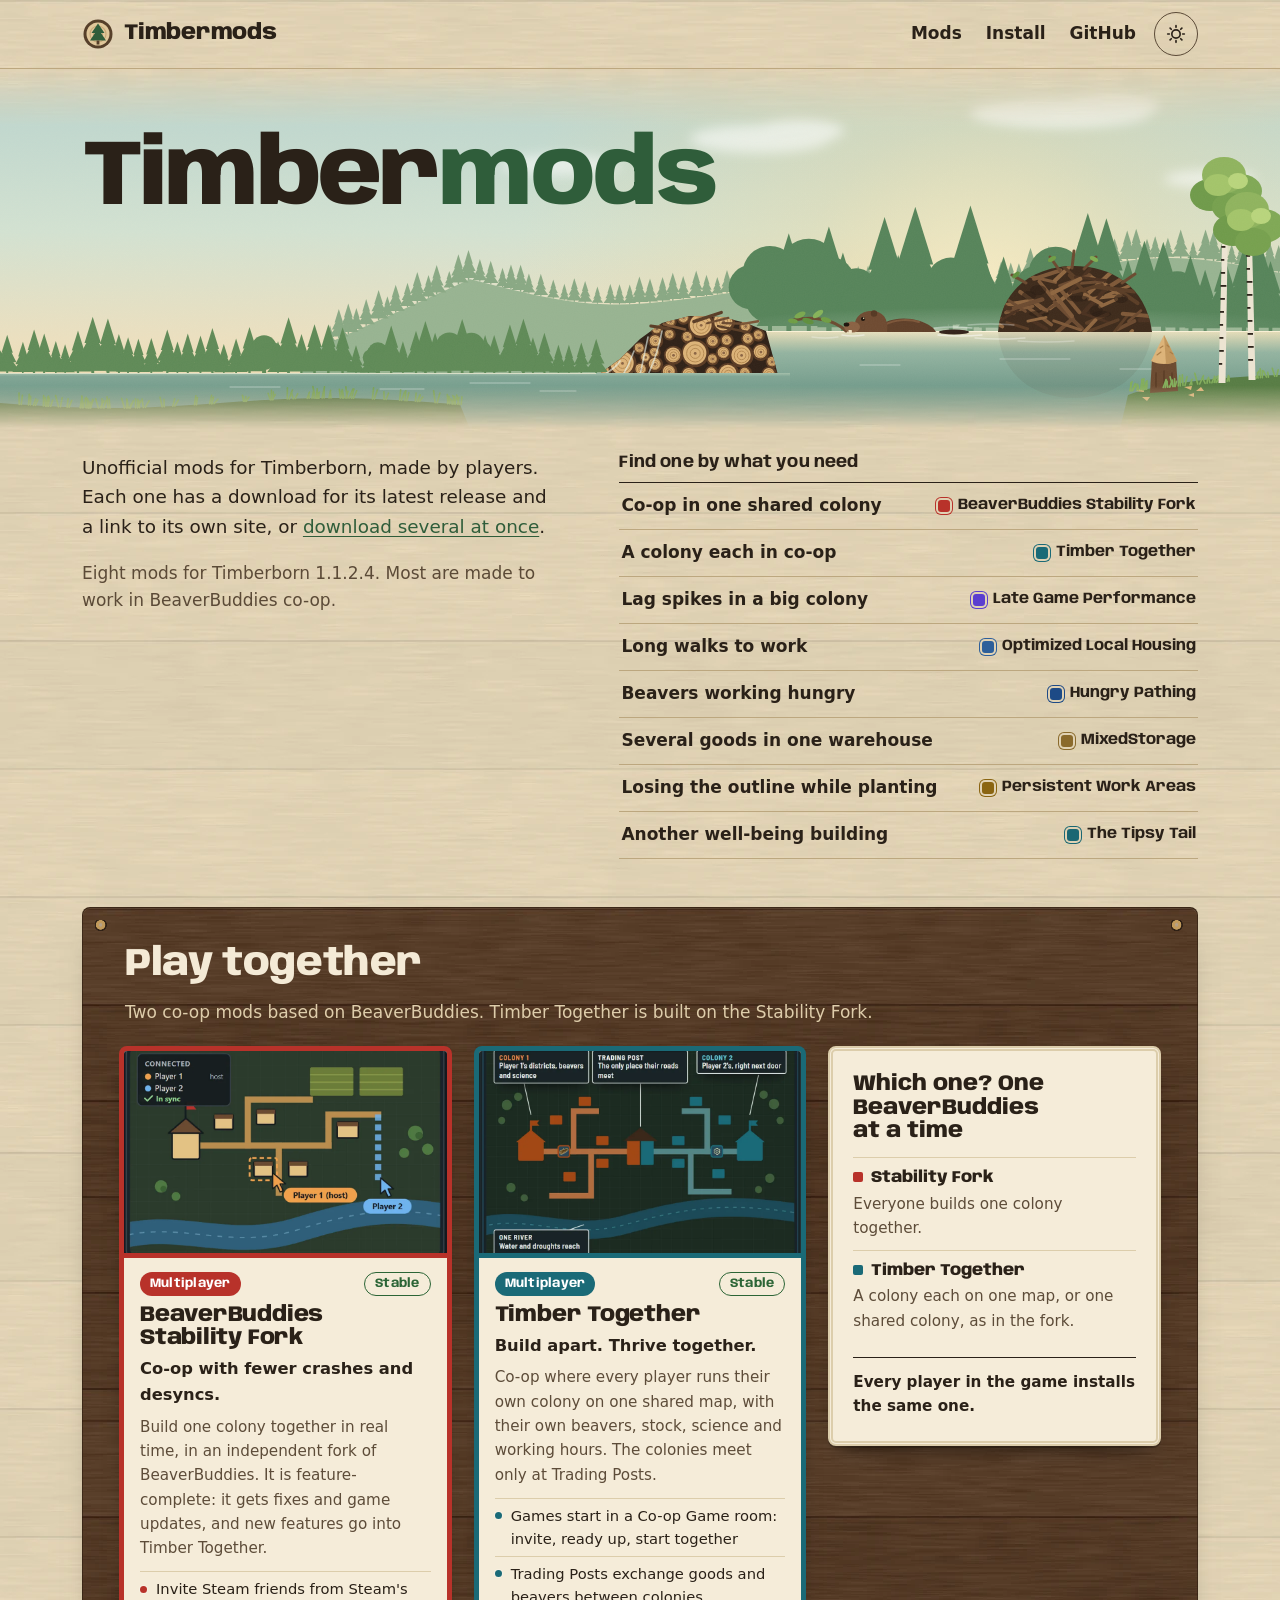
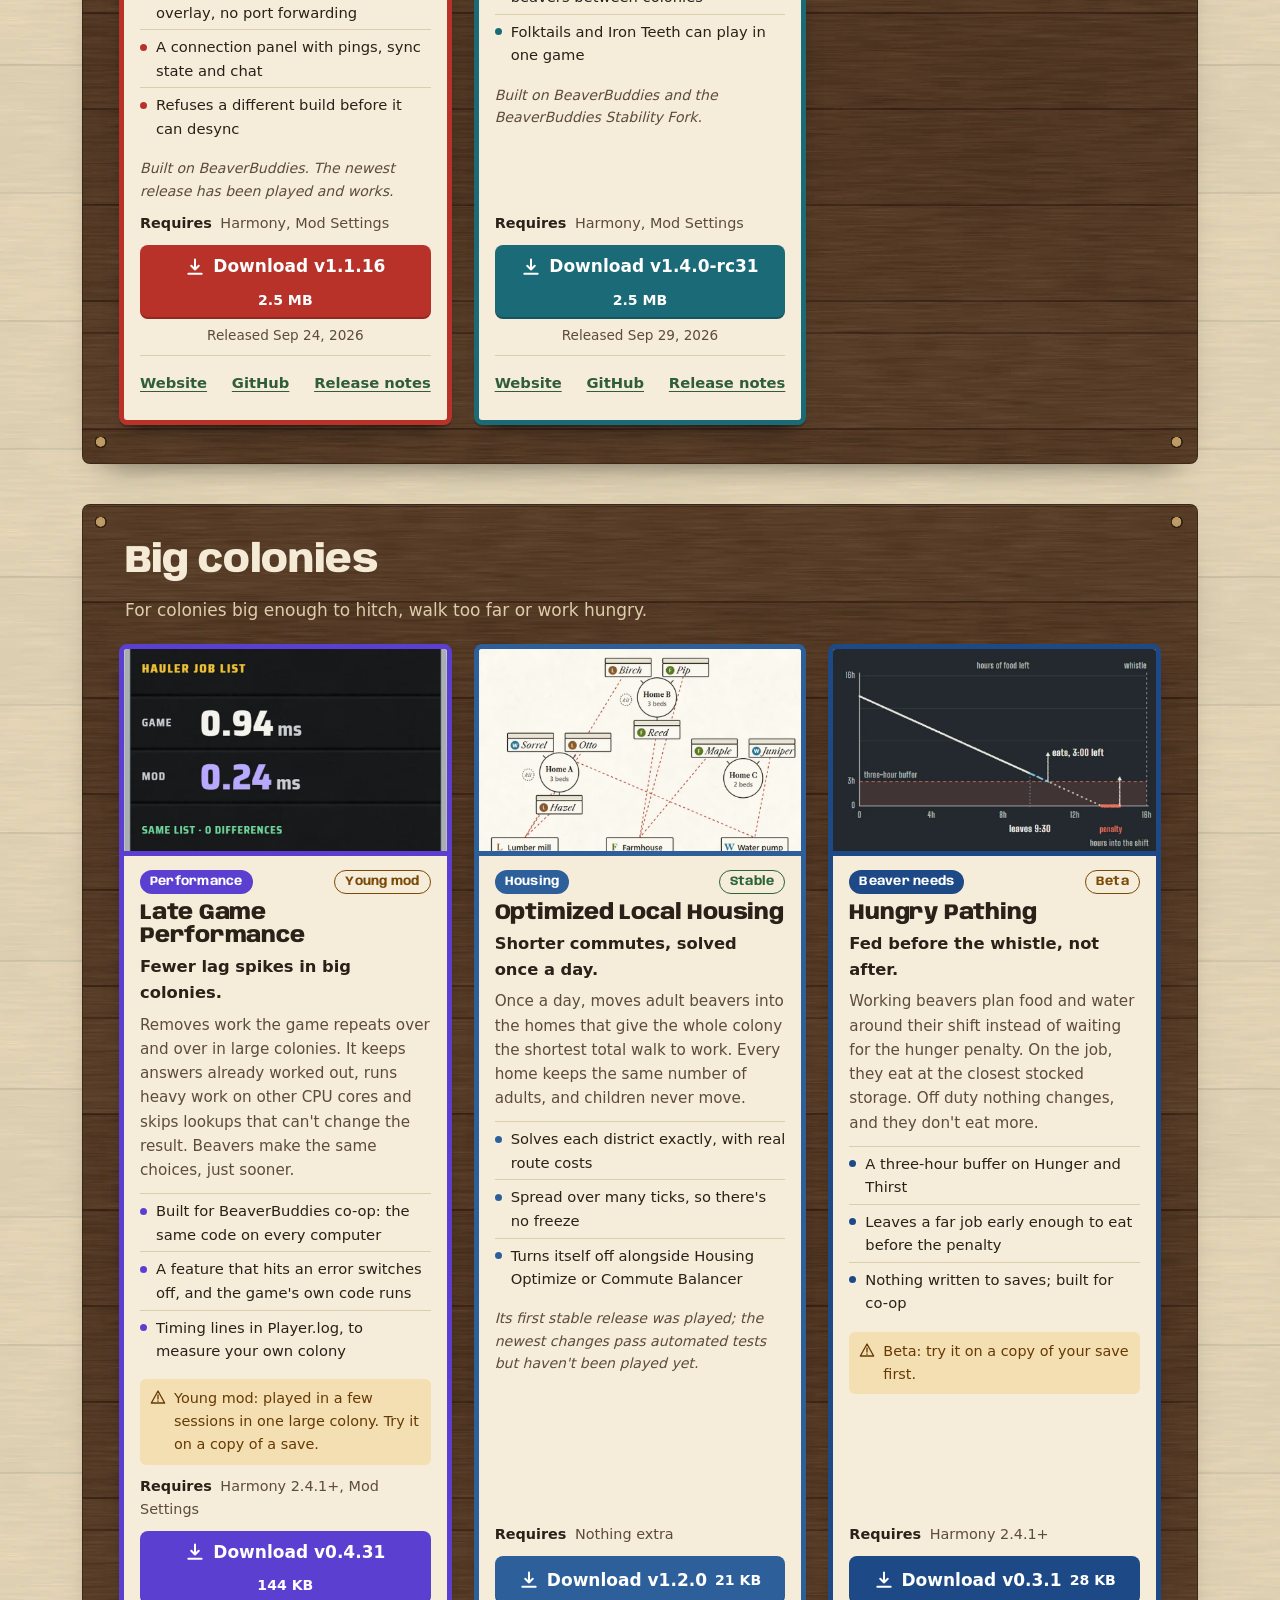
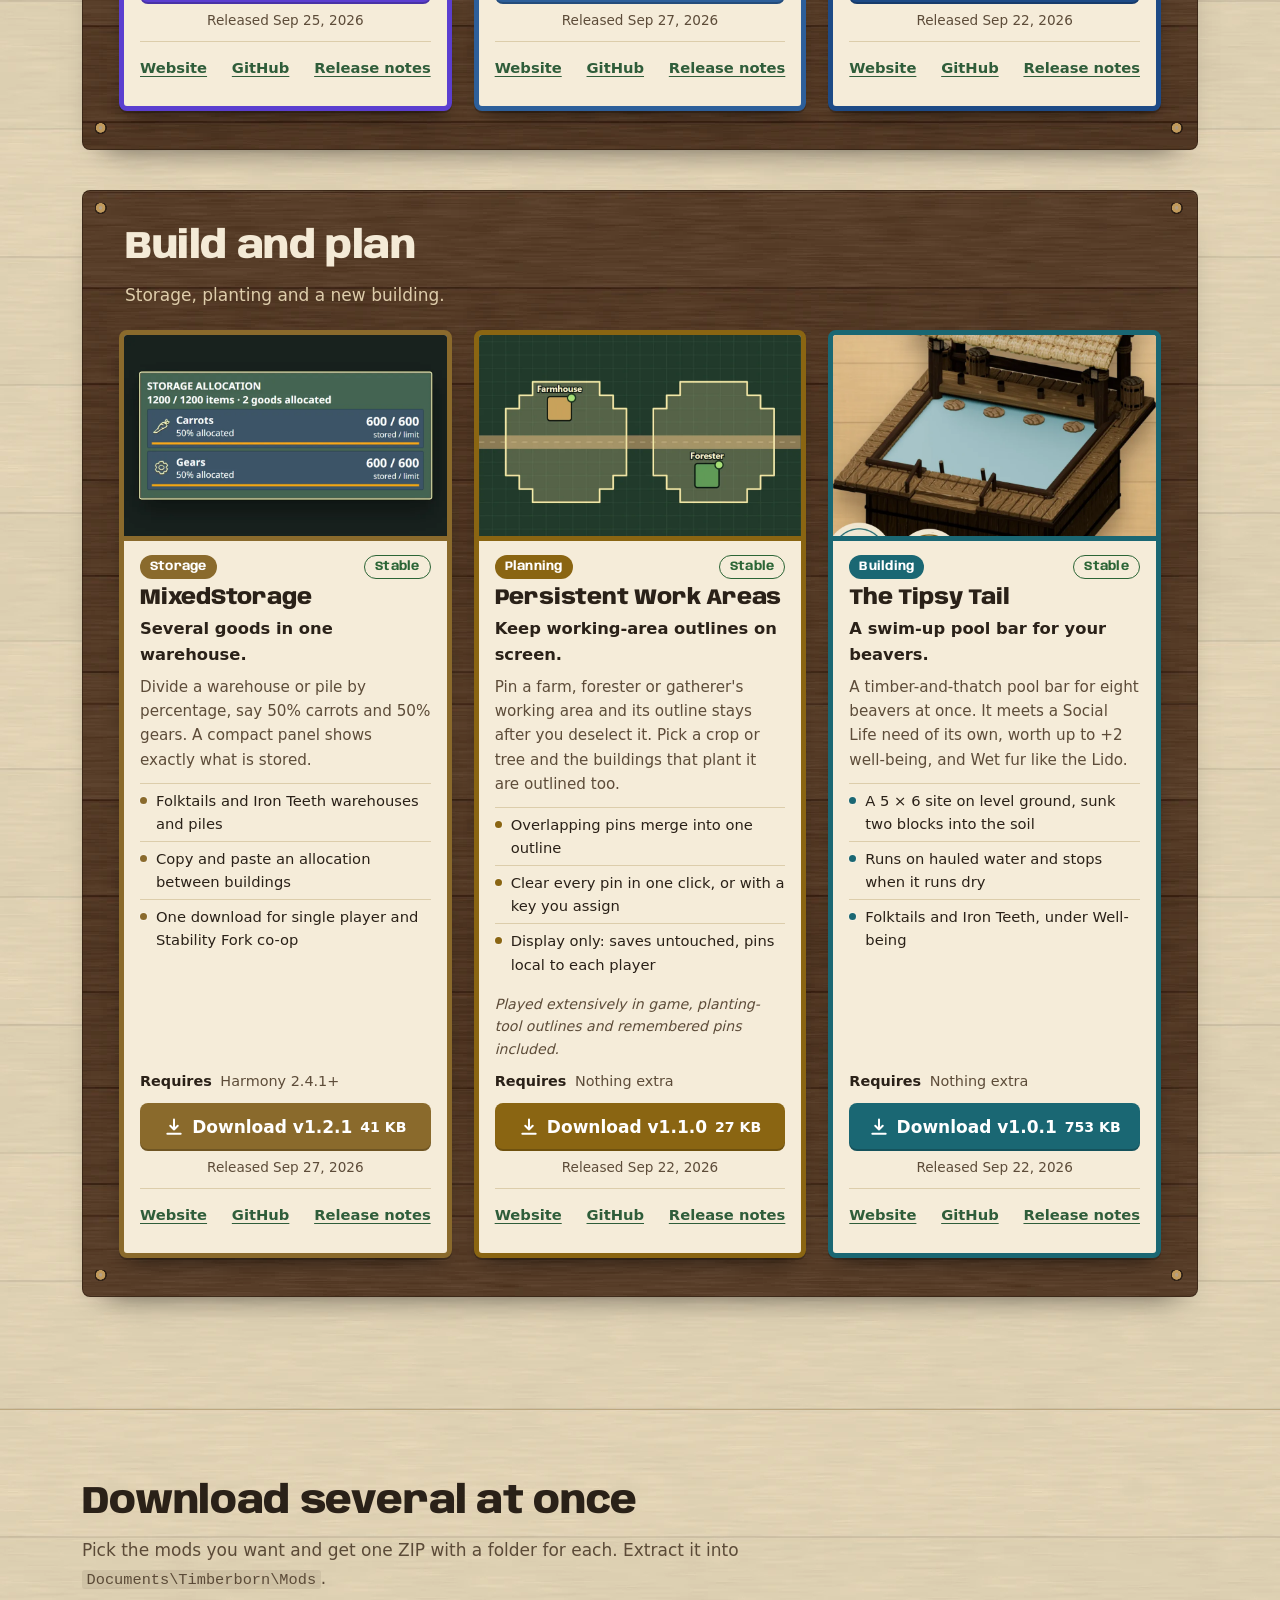
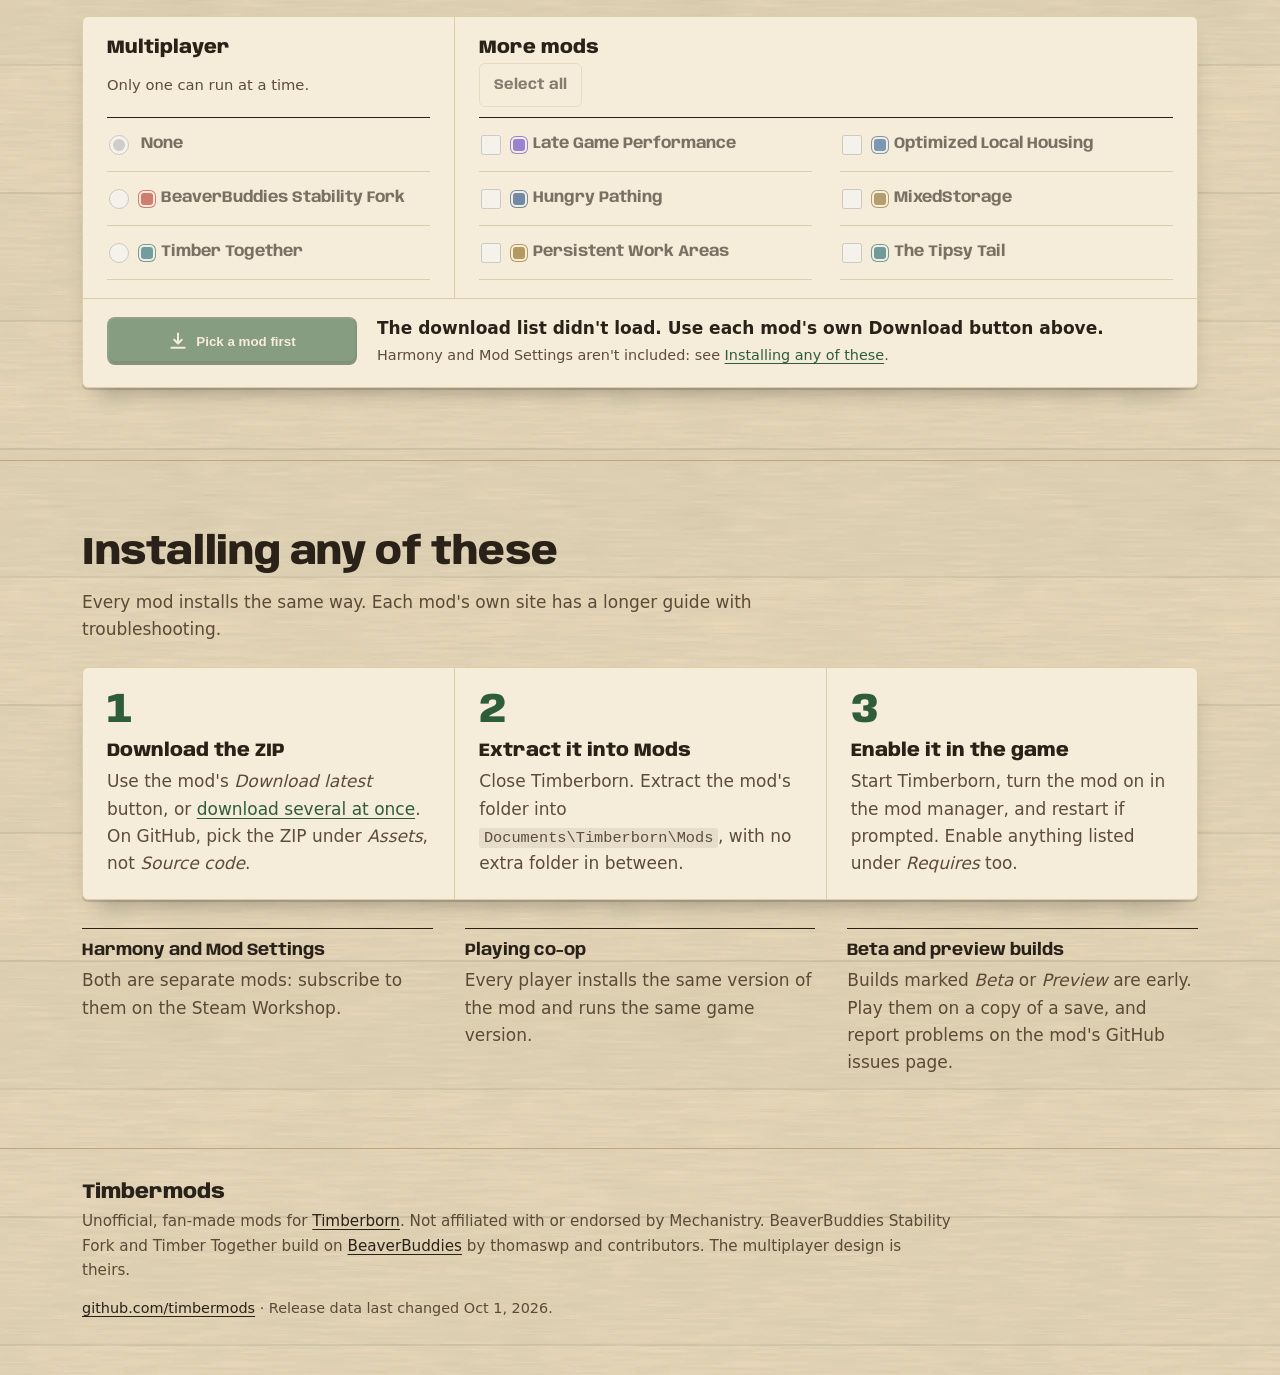
<file: index.html>
<!doctype html>
<html lang="en">
<head>
  <meta charset="utf-8">
  <meta name="viewport" content="width=device-width, initial-scale=1">
  <title>Timbermods: mods for Timberborn</title>
  <meta name="description" content="Unofficial Timberborn mods by Timbermods: co-op stability, a colony for each co-op player, fewer lag spikes in big colonies, shorter commutes, better-timed meals, mixed storage, pinned work areas and a swim-up pool bar. Download the latest build or open each mod's own site.">
  <meta name="theme-color" content="#e0d2b4" media="(prefers-color-scheme: light)">
  <meta name="theme-color" content="#1a211a" media="(prefers-color-scheme: dark)">
  <link rel="canonical" href="https://timbermods.github.io/">
  <meta property="og:type" content="website">
  <meta property="og:url" content="https://timbermods.github.io/">
  <meta property="og:title" content="Timbermods: mods for Timberborn">
  <meta property="og:description" content="Eight unofficial Timberborn mods, each with a one-click download of its latest release and a link to its own site.">
  <meta property="og:image" content="https://timbermods.github.io/assets/img/og.png">
  <meta name="twitter:card" content="summary_large_image">
  <link rel="icon" href="assets/favicon.svg" type="image/svg+xml">
  <link rel="preload" href="assets/fonts/anybody-latin-800-normal.woff2" as="font" type="font/woff2" crossorigin>
  <link rel="stylesheet" href="assets/style.css">
  <script>
    // Apply a saved theme before first paint so there is no flash.
    try { var t = localStorage.getItem('tbmods.theme'); if (t === 'light' || t === 'dark') document.documentElement.dataset.theme = t; } catch (e) {}
  </script>
</head>
<body>
  <a class="skip" href="#mods">Skip to the mods</a>

  <header class="site-header">
    <div class="wrap bar">
      <a class="brand" href="#top" aria-label="Timbermods, home">
        <svg class="logo" viewBox="0 0 32 32" aria-hidden="true"><circle cx="16" cy="16" r="14.5" fill="#56402a"/><circle cx="16" cy="16" r="11.5" fill="#e0c79a"/><circle cx="16" cy="16" r="8" fill="none" stroke="#c7a878" stroke-width="1.2"/><circle cx="16" cy="16" r="4.5" fill="none" stroke="#c7a878" stroke-width="1.2"/><path d="M16 5.5 L22.5 15 H19 L24 22.5 H8 L13 15 H9.5 Z" fill="#2f5d3a"/><rect x="14.6" y="22.5" width="2.8" height="4" fill="#56402a"/></svg>
        <span class="brand-text">Timbermods</span>
      </a>
      <nav aria-label="Primary">
        <a href="#mods">Mods</a>
        <a href="#install">Install</a>
        <a href="https://github.com/timbermods" rel="noopener">GitHub</a>
        <button class="theme-toggle" type="button" aria-label="Switch between light and dark theme">
          <svg viewBox="0 0 24 24" aria-hidden="true"><path class="sun" d="M12 4V2m0 20v-2m8-8h2M2 12h2m13.66-5.66 1.41-1.41M4.93 19.07l1.41-1.41m0-11.32L4.93 4.93m14.14 14.14-1.41-1.41M12 7a5 5 0 1 0 0 10 5 5 0 0 0 0-10Z"/><path class="moon" d="M20 14.5A8.5 8.5 0 0 1 9.5 4a8.5 8.5 0 1 0 10.5 10.5Z"/></svg>
        </button>
      </nav>
    </div>
  </header>

  <main id="top">
    <section class="cover">
      <div class="vista-band">
        <div class="vista" role="img" aria-label="A river valley: a beaver swims home with a leafy branch past its stick lodge, above a dam of logs, among pines and birches."></div>
        <div class="wrap vista-title"><h1><span>Timber</span><span>mods</span></h1></div>
      </div>
      <div class="wrap cover-grid">
        <div>
          <p class="lead">Unofficial mods for Timberborn, made by players. Each one has a download for its latest release and a link to its own site, or <a href="#bundle">download several at once</a>.</p>
          <p class="cover-facts">Eight mods for Timberborn 1.1.2.4. Most are made to work in BeaverBuddies co-op.</p>
        </div>
        <nav class="needs" aria-label="Find a mod by what you need">
          <h2>Find one by what you need</h2>
          <ul>
          <li><a href="#beaverbuddies-stability-fork"><span class="need">Co-op in one shared colony</span><span class="to" style="--c:#b8322a">BeaverBuddies Stability Fork</span></a></li>
          <li><a href="#timber-together"><span class="need">A colony each in co-op</span><span class="to" style="--c:#1a6a77">Timber Together</span></a></li>
          <li><a href="#late-game-performance"><span class="need">Lag spikes in a big colony</span><span class="to" style="--c:#5b3fd0">Late Game Performance</span></a></li>
          <li><a href="#optimized-local-housing"><span class="need">Long walks to work</span><span class="to" style="--c:#2d5f9a">Optimized Local Housing</span></a></li>
          <li><a href="#hungry-pathing"><span class="need">Beavers working hungry</span><span class="to" style="--c:#1d4a86">Hungry Pathing</span></a></li>
          <li><a href="#mixedstorage"><span class="need">Several goods in one warehouse</span><span class="to" style="--c:#8a6a2c">MixedStorage</span></a></li>
          <li><a href="#persistent-work-areas"><span class="need">Losing the outline while planting</span><span class="to" style="--c:#8a6512">Persistent Work Areas</span></a></li>
          <li><a href="#the-tipsy-tail"><span class="need">Another well-being building</span><span class="to" style="--c:#1a6773">The Tipsy Tail</span></a></li>
          </ul>
        </nav>
      </div>
    </section>

    <section id="mods" class="binder" aria-labelledby="mods-title">
      <div class="wrap">
      <h2 id="mods-title" class="sr-only">The mods</h2>
      <section class="page" aria-labelledby="page-play">
        <div class="page-head"><h2 id="page-play">Play together</h2><p>Two co-op mods based on BeaverBuddies. Timber Together is built on the Stability Fork.</p></div>
        <div class="pockets">
        <div class="sleeve"><article class="card" id="beaverbuddies-stability-fork" style="--c:#b8322a"
                 data-repo="timbermods/BeaverBuddies-Stability-Fork" data-asset="^BeaverBuddies-Stability-Fork-[\d.]+\.zip$">
          <a class="banner" href="https://timbermods.github.io/BeaverBuddies-Stability-Fork/" tabindex="-1" aria-hidden="true"><img src="assets/img/cards/beaverbuddies-stability-fork.webp" width="960" height="600" alt="" loading="lazy" decoding="async"></a>
          <div class="body">
            <div class="meta"><span class="pill tag">Multiplayer</span><span class="pill status" data-status hidden></span></div>
            <h3><a href="https://timbermods.github.io/BeaverBuddies-Stability-Fork/">BeaverBuddies Stability Fork</a></h3>
            <p class="tagline">Co-op with fewer crashes and desyncs.</p>
            <p class="blurb">Build one colony together in real time, in an independent fork of BeaverBuddies. It is feature-complete: it gets fixes and game updates, and new features go into Timber Together.</p>
            <ul class="facts"><li>Invite Steam friends from Steam's overlay, no port forwarding</li><li>A connection panel with pings, sync state and chat</li><li>Refuses a different build before it can desync</li></ul>
            <p class="status-line">Built on BeaverBuddies. The newest release has been played and works.</p>
            <p class="req"><span>Requires</span> Harmony, Mod Settings</p>
            <div class="dl">
              <a class="btn" data-download href="https://github.com/timbermods/BeaverBuddies-Stability-Fork/releases" rel="noopener"><svg viewBox="0 0 24 24" aria-hidden="true"><path d="M12 3v12m0 0-4.5-4.5M12 15l4.5-4.5M4 20h16"/></svg><span class="btn-label">Download latest</span><span class="btn-size" data-size></span></a>
              <p class="dl-note" data-note aria-live="polite"></p>
            </div>
            <p class="links"><a class="primary-link" href="https://timbermods.github.io/BeaverBuddies-Stability-Fork/">Website</a><a href="https://github.com/timbermods/BeaverBuddies-Stability-Fork" rel="noopener">GitHub</a><a data-notes href="https://github.com/timbermods/BeaverBuddies-Stability-Fork/releases" rel="noopener">Release notes</a></p>
          </div>
        </article></div>
        <div class="sleeve"><article class="card" id="timber-together" style="--c:#1a6a77"
                 data-repo="timbermods/TimberTogether" data-asset="^TimberTogether-[\w.-]+\.zip$">
          <a class="banner" href="https://timbermods.github.io/TimberTogether/" tabindex="-1" aria-hidden="true"><img src="assets/img/cards/timber-together.webp" width="960" height="600" alt="" loading="lazy" decoding="async"></a>
          <div class="body">
            <div class="meta"><span class="pill tag">Multiplayer</span><span class="pill status" data-status hidden></span></div>
            <h3><a href="https://timbermods.github.io/TimberTogether/">Timber Together</a></h3>
            <p class="tagline">Build apart. Thrive together.</p>
            <p class="blurb">Co-op where every player runs their own colony on one shared map, with their own beavers, stock, science and working hours. The colonies meet only at Trading Posts.</p>
            <ul class="facts"><li>Games start in a Co-op Game room: invite, ready up, start together</li><li>Trading Posts exchange goods and beavers between colonies</li><li>Folktails and Iron Teeth can play in one game</li></ul>
            <p class="status-line">Built on BeaverBuddies and the BeaverBuddies Stability Fork.</p>
            <p class="req"><span>Requires</span> Harmony, Mod Settings</p>
            <div class="dl">
              <a class="btn" data-download href="https://github.com/timbermods/TimberTogether/releases" rel="noopener"><svg viewBox="0 0 24 24" aria-hidden="true"><path d="M12 3v12m0 0-4.5-4.5M12 15l4.5-4.5M4 20h16"/></svg><span class="btn-label">Download latest</span><span class="btn-size" data-size></span></a>
              <p class="dl-note" data-note aria-live="polite"></p>
            </div>
            <p class="links"><a class="primary-link" href="https://timbermods.github.io/TimberTogether/">Website</a><a href="https://github.com/timbermods/TimberTogether" rel="noopener">GitHub</a><a data-notes href="https://github.com/timbermods/TimberTogether/releases" rel="noopener">Release notes</a></p>
          </div>
        </article></div>
        <div class="sleeve insert-sleeve"><div class="insert">
          <h3>Which one? One BeaverBuddies at a time</h3>
          <dl>
            <div style="--c:#b8322a"><dt>Stability Fork</dt><dd>Everyone builds one colony together.</dd></div>
            <div style="--c:#1a6a77"><dt>Timber Together</dt><dd>A colony each on one map, or one shared colony, as in the fork.</dd></div>
          </dl>
          <p>Every player in the game installs the same one.</p>
        </div></div>
        </div>
      </section>
      <section class="page" aria-labelledby="page-big">
        <div class="page-head"><h2 id="page-big">Big colonies</h2><p>For colonies big enough to hitch, walk too far or work hungry.</p></div>
        <div class="pockets">
        <div class="sleeve"><article class="card" id="late-game-performance" style="--c:#5b3fd0"
                 data-repo="timbermods/LateGamePerformance" data-asset="^LateGamePerformance-[\d.]+\.zip$" data-maturity="Young mod">
          <a class="banner" href="https://timbermods.github.io/LateGamePerformance/" tabindex="-1" aria-hidden="true"><img src="assets/img/cards/late-game-performance.webp" width="960" height="600" alt="" loading="lazy" decoding="async"></a>
          <div class="body">
            <div class="meta"><span class="pill tag">Performance</span><span class="pill status" data-status hidden></span></div>
            <h3><a href="https://timbermods.github.io/LateGamePerformance/">Late Game Performance</a></h3>
            <p class="tagline">Fewer lag spikes in big colonies.</p>
            <p class="blurb">Removes work the game repeats over and over in large colonies. It keeps answers already worked out, runs heavy work on other CPU cores and skips lookups that can't change the result. Beavers make the same choices, just sooner.</p>
            <ul class="facts"><li>Built for BeaverBuddies co-op: the same code on every computer</li><li>A feature that hits an error switches off, and the game's own code runs</li><li>Timing lines in Player.log, to measure your own colony</li></ul>
            <p class="caution"><svg viewBox="0 0 24 24" aria-hidden="true"><path d="M12 3 2 21h20L12 3Zm0 6v6m0 3v.5"/></svg>Young mod: played in a few sessions in one large colony. Try it on a copy of a save.</p>
            <p class="req"><span>Requires</span> Harmony 2.4.1+, Mod Settings</p>
            <div class="dl">
              <a class="btn" data-download href="https://github.com/timbermods/LateGamePerformance/releases" rel="noopener"><svg viewBox="0 0 24 24" aria-hidden="true"><path d="M12 3v12m0 0-4.5-4.5M12 15l4.5-4.5M4 20h16"/></svg><span class="btn-label">Download latest</span><span class="btn-size" data-size></span></a>
              <p class="dl-note" data-note aria-live="polite"></p>
            </div>
            <p class="links"><a class="primary-link" href="https://timbermods.github.io/LateGamePerformance/">Website</a><a href="https://github.com/timbermods/LateGamePerformance" rel="noopener">GitHub</a><a data-notes href="https://github.com/timbermods/LateGamePerformance/releases" rel="noopener">Release notes</a></p>
          </div>
        </article></div>
        <div class="sleeve"><article class="card" id="optimized-local-housing" style="--c:#2d5f9a"
                 data-repo="timbermods/OptimizedLocalHousing" data-asset="^OptimizedLocalHousing-v[\d.]+\.zip$">
          <a class="banner" href="https://timbermods.github.io/OptimizedLocalHousing/" tabindex="-1" aria-hidden="true"><img src="assets/img/cards/optimized-local-housing.webp" width="960" height="600" alt="" loading="lazy" decoding="async"></a>
          <div class="body">
            <div class="meta"><span class="pill tag">Housing</span><span class="pill status" data-status hidden></span></div>
            <h3><a href="https://timbermods.github.io/OptimizedLocalHousing/">Optimized Local Housing</a></h3>
            <p class="tagline">Shorter commutes, solved once a day.</p>
            <p class="blurb">Once a day, moves adult beavers into the homes that give the whole colony the shortest total walk to work. Every home keeps the same number of adults, and children never move.</p>
            <ul class="facts"><li>Solves each district exactly, with real route costs</li><li>Spread over many ticks, so there's no freeze</li><li>Turns itself off alongside Housing Optimize or Commute Balancer</li></ul>
            <p class="status-line">Its first stable release was played; the newest changes pass automated tests but haven't been played yet.</p>
            <p class="req"><span>Requires</span> Nothing extra</p>
            <div class="dl">
              <a class="btn" data-download href="https://github.com/timbermods/OptimizedLocalHousing/releases" rel="noopener"><svg viewBox="0 0 24 24" aria-hidden="true"><path d="M12 3v12m0 0-4.5-4.5M12 15l4.5-4.5M4 20h16"/></svg><span class="btn-label">Download latest</span><span class="btn-size" data-size></span></a>
              <p class="dl-note" data-note aria-live="polite"></p>
            </div>
            <p class="links"><a class="primary-link" href="https://timbermods.github.io/OptimizedLocalHousing/">Website</a><a href="https://github.com/timbermods/OptimizedLocalHousing" rel="noopener">GitHub</a><a data-notes href="https://github.com/timbermods/OptimizedLocalHousing/releases" rel="noopener">Release notes</a></p>
          </div>
        </article></div>
        <div class="sleeve"><article class="card" id="hungry-pathing" style="--c:#1d4a86"
                 data-repo="timbermods/HungryPathing" data-asset="^HungryPathing-[\d.]+\.zip$" data-maturity="Beta">
          <a class="banner" href="https://timbermods.github.io/HungryPathing/" tabindex="-1" aria-hidden="true"><img src="assets/img/cards/hungry-pathing.webp" width="960" height="600" alt="" loading="lazy" decoding="async"></a>
          <div class="body">
            <div class="meta"><span class="pill tag">Beaver needs</span><span class="pill status" data-status hidden></span></div>
            <h3><a href="https://timbermods.github.io/HungryPathing/">Hungry Pathing</a></h3>
            <p class="tagline">Fed before the whistle, not after.</p>
            <p class="blurb">Working beavers plan food and water around their shift instead of waiting for the hunger penalty. On the job, they eat at the closest stocked storage. Off duty nothing changes, and they don't eat more.</p>
            <ul class="facts"><li>A three-hour buffer on Hunger and Thirst</li><li>Leaves a far job early enough to eat before the penalty</li><li>Nothing written to saves; built for co-op</li></ul>
            <p class="caution"><svg viewBox="0 0 24 24" aria-hidden="true"><path d="M12 3 2 21h20L12 3Zm0 6v6m0 3v.5"/></svg>Beta: try it on a copy of your save first.</p>
            <p class="req"><span>Requires</span> Harmony 2.4.1+</p>
            <div class="dl">
              <a class="btn" data-download href="https://github.com/timbermods/HungryPathing/releases" rel="noopener"><svg viewBox="0 0 24 24" aria-hidden="true"><path d="M12 3v12m0 0-4.5-4.5M12 15l4.5-4.5M4 20h16"/></svg><span class="btn-label">Download latest</span><span class="btn-size" data-size></span></a>
              <p class="dl-note" data-note aria-live="polite"></p>
            </div>
            <p class="links"><a class="primary-link" href="https://timbermods.github.io/HungryPathing/">Website</a><a href="https://github.com/timbermods/HungryPathing" rel="noopener">GitHub</a><a data-notes href="https://github.com/timbermods/HungryPathing/releases" rel="noopener">Release notes</a></p>
          </div>
        </article></div>
        </div>
      </section>
      <section class="page" aria-labelledby="page-build">
        <div class="page-head"><h2 id="page-build">Build and plan</h2><p>Storage, planting and a new building.</p></div>
        <div class="pockets">
        <div class="sleeve"><article class="card" id="mixedstorage" style="--c:#8a6a2c"
                 data-repo="timbermods/MixedStorage" data-asset="^MixedStorage-v[\d.]+\.zip$">
          <a class="banner" href="https://timbermods.github.io/MixedStorage/" tabindex="-1" aria-hidden="true"><img src="assets/img/cards/mixedstorage.webp" width="960" height="600" alt="" loading="lazy" decoding="async"></a>
          <div class="body">
            <div class="meta"><span class="pill tag">Storage</span><span class="pill status" data-status hidden></span></div>
            <h3><a href="https://timbermods.github.io/MixedStorage/">MixedStorage</a></h3>
            <p class="tagline">Several goods in one warehouse.</p>
            <p class="blurb">Divide a warehouse or pile by percentage, say 50% carrots and 50% gears. A compact panel shows exactly what is stored.</p>
            <ul class="facts"><li>Folktails and Iron Teeth warehouses and piles</li><li>Copy and paste an allocation between buildings</li><li>One download for single player and Stability Fork co-op</li></ul>
            <p class="req"><span>Requires</span> Harmony 2.4.1+</p>
            <div class="dl">
              <a class="btn" data-download href="https://github.com/timbermods/MixedStorage/releases" rel="noopener"><svg viewBox="0 0 24 24" aria-hidden="true"><path d="M12 3v12m0 0-4.5-4.5M12 15l4.5-4.5M4 20h16"/></svg><span class="btn-label">Download latest</span><span class="btn-size" data-size></span></a>
              <p class="dl-note" data-note aria-live="polite"></p>
            </div>
            <p class="links"><a class="primary-link" href="https://timbermods.github.io/MixedStorage/">Website</a><a href="https://github.com/timbermods/MixedStorage" rel="noopener">GitHub</a><a data-notes href="https://github.com/timbermods/MixedStorage/releases" rel="noopener">Release notes</a></p>
          </div>
        </article></div>
        <div class="sleeve"><article class="card" id="persistent-work-areas" style="--c:#8a6512"
                 data-repo="timbermods/PersistentWorkAreas" data-asset="^PersistentWorkAreas-v[\d.]+\.zip$">
          <a class="banner" href="https://timbermods.github.io/PersistentWorkAreas/" tabindex="-1" aria-hidden="true"><img src="assets/img/cards/persistent-work-areas.webp" width="960" height="600" alt="" loading="lazy" decoding="async"></a>
          <div class="body">
            <div class="meta"><span class="pill tag">Planning</span><span class="pill status" data-status hidden></span></div>
            <h3><a href="https://timbermods.github.io/PersistentWorkAreas/">Persistent Work Areas</a></h3>
            <p class="tagline">Keep working-area outlines on screen.</p>
            <p class="blurb">Pin a farm, forester or gatherer's working area and its outline stays after you deselect it. Pick a crop or tree and the buildings that plant it are outlined too.</p>
            <ul class="facts"><li>Overlapping pins merge into one outline</li><li>Clear every pin in one click, or with a key you assign</li><li>Display only: saves untouched, pins local to each player</li></ul>
            <p class="status-line">Played extensively in game, planting-tool outlines and remembered pins included.</p>
            <p class="req"><span>Requires</span> Nothing extra</p>
            <div class="dl">
              <a class="btn" data-download href="https://github.com/timbermods/PersistentWorkAreas/releases" rel="noopener"><svg viewBox="0 0 24 24" aria-hidden="true"><path d="M12 3v12m0 0-4.5-4.5M12 15l4.5-4.5M4 20h16"/></svg><span class="btn-label">Download latest</span><span class="btn-size" data-size></span></a>
              <p class="dl-note" data-note aria-live="polite"></p>
            </div>
            <p class="links"><a class="primary-link" href="https://timbermods.github.io/PersistentWorkAreas/">Website</a><a href="https://github.com/timbermods/PersistentWorkAreas" rel="noopener">GitHub</a><a data-notes href="https://github.com/timbermods/PersistentWorkAreas/releases" rel="noopener">Release notes</a></p>
          </div>
        </article></div>
        <div class="sleeve"><article class="card" id="the-tipsy-tail" style="--c:#1a6773"
                 data-repo="timbermods/timberborn-tipsy-tail" data-asset="-mod\.zip$">
          <a class="banner" href="https://timbermods.github.io/timberborn-tipsy-tail/" tabindex="-1" aria-hidden="true"><img src="assets/img/cards/the-tipsy-tail.webp" width="960" height="600" alt="" loading="lazy" decoding="async"></a>
          <div class="body">
            <div class="meta"><span class="pill tag">Building</span><span class="pill status" data-status hidden></span></div>
            <h3><a href="https://timbermods.github.io/timberborn-tipsy-tail/">The Tipsy Tail</a></h3>
            <p class="tagline">A swim-up pool bar for your beavers.</p>
            <p class="blurb">A timber-and-thatch pool bar for eight beavers at once. It meets a Social Life need of its own, worth up to +2 well-being, and Wet fur like the Lido.</p>
            <ul class="facts"><li>A 5 × 6 site on level ground, sunk two blocks into the soil</li><li>Runs on hauled water and stops when it runs dry</li><li>Folktails and Iron Teeth, under Well-being</li></ul>
            <p class="req"><span>Requires</span> Nothing extra</p>
            <div class="dl">
              <a class="btn" data-download href="https://github.com/timbermods/timberborn-tipsy-tail/releases" rel="noopener"><svg viewBox="0 0 24 24" aria-hidden="true"><path d="M12 3v12m0 0-4.5-4.5M12 15l4.5-4.5M4 20h16"/></svg><span class="btn-label">Download latest</span><span class="btn-size" data-size></span></a>
              <p class="dl-note" data-note aria-live="polite"></p>
            </div>
            <p class="links"><a class="primary-link" href="https://timbermods.github.io/timberborn-tipsy-tail/">Website</a><a href="https://github.com/timbermods/timberborn-tipsy-tail" rel="noopener">GitHub</a><a data-notes href="https://github.com/timbermods/timberborn-tipsy-tail/releases" rel="noopener">Release notes</a></p>
          </div>
        </article></div>
        </div>
      </section>
      </div>
    </section>

    <section id="bundle" class="bundle" aria-labelledby="bundle-title">
      <div class="wrap">
        <h2 id="bundle-title">Download several at once</h2>
        <p class="section-lead">Pick the mods you want and get one ZIP with a folder for each. Extract it into <code>Documents\Timberborn\Mods</code>.</p>
        <form class="picker" data-bundle>
          <fieldset class="pick-group">
            <legend>Multiplayer</legend>
            <p class="pick-hint">Only one can run at a time.</p>
            <div class="pick-list">
            <label class="pick pick-none"><input type="radio" name="multiplayer" value="" checked><span class="pick-text"><span class="pick-name">None</span><span class="pick-ver"></span></span></label>
            <label class="pick" style="--c:#b8322a"><input type="radio" name="multiplayer" value="beaverbuddies-stability-fork"><span class="pick-text"><span class="pick-name">BeaverBuddies Stability Fork</span><span class="pick-ver" data-ver></span></span></label>
            <label class="pick" style="--c:#1a6a77"><input type="radio" name="multiplayer" value="timber-together"><span class="pick-text"><span class="pick-name">Timber Together</span><span class="pick-ver" data-ver></span></span></label>
            </div>
          </fieldset>
          <fieldset class="pick-group">
            <legend>More mods</legend>
            <p class="pick-hint"><button class="pick-all" type="button" data-bundle-all disabled>Select all</button></p>
            <div class="pick-list pick-list-two">
            <label class="pick" style="--c:#5b3fd0"><input type="checkbox" name="mod" value="late-game-performance"><span class="pick-text"><span class="pick-name">Late Game Performance</span><span class="pick-ver" data-ver></span></span></label>
            <label class="pick" style="--c:#2d5f9a"><input type="checkbox" name="mod" value="optimized-local-housing"><span class="pick-text"><span class="pick-name">Optimized Local Housing</span><span class="pick-ver" data-ver></span></span></label>
            <label class="pick" style="--c:#1d4a86"><input type="checkbox" name="mod" value="hungry-pathing"><span class="pick-text"><span class="pick-name">Hungry Pathing</span><span class="pick-ver" data-ver></span></span></label>
            <label class="pick" style="--c:#8a6a2c"><input type="checkbox" name="mod" value="mixedstorage"><span class="pick-text"><span class="pick-name">MixedStorage</span><span class="pick-ver" data-ver></span></span></label>
            <label class="pick" style="--c:#8a6512"><input type="checkbox" name="mod" value="persistent-work-areas"><span class="pick-text"><span class="pick-name">Persistent Work Areas</span><span class="pick-ver" data-ver></span></span></label>
            <label class="pick" style="--c:#1a6773"><input type="checkbox" name="mod" value="the-tipsy-tail"><span class="pick-text"><span class="pick-name">The Tipsy Tail</span><span class="pick-ver" data-ver></span></span></label>
            </div>
          </fieldset>
          <div class="pick-foot">
            <button class="btn pick-go" type="submit" data-bundle-go disabled><svg viewBox="0 0 24 24" aria-hidden="true"><path d="M12 3v12m0 0-4.5-4.5M12 15l4.5-4.5M4 20h16"/></svg><span class="btn-label">Pick a mod first</span><span class="btn-size" data-bundle-size></span></button>
            <div class="pick-status">
              <p class="pick-note" data-bundle-note aria-live="polite">Loading the list…</p>
              <p class="pick-fine">Harmony and Mod Settings aren't included: see <a href="#install">Installing any of these</a>.</p>
            </div>
          </div>
        </form>
      </div>
    </section>

    <section id="install" class="install" aria-labelledby="install-title">
      <div class="wrap">
        <h2 id="install-title">Installing any of these</h2>
        <p class="section-lead">Every mod installs the same way. Each mod's own site has a longer guide with troubleshooting.</p>
        <ol class="steps">
          <li>
            <span class="step-n" aria-hidden="true">1</span>
            <h3>Download the ZIP</h3>
            <p>Use the mod's <em>Download latest</em> button, or <a href="#bundle">download several at once</a>. On GitHub, pick the ZIP under <em>Assets</em>, not <em>Source code</em>.</p>
          </li>
          <li>
            <span class="step-n" aria-hidden="true">2</span>
            <h3>Extract it into Mods</h3>
            <p>Close Timberborn. Extract the mod's folder into <code>Documents\Timberborn\Mods</code>, with no extra folder in between.</p>
          </li>
          <li>
            <span class="step-n" aria-hidden="true">3</span>
            <h3>Enable it in the game</h3>
            <p>Start Timberborn, turn the mod on in the mod manager, and restart if prompted. Enable anything listed under <em>Requires</em> too.</p>
          </li>
        </ol>
        <div class="notes">
          <div><h3>Harmony and Mod Settings</h3><p>Both are separate mods: subscribe to them on the Steam Workshop.</p></div>
          <div><h3>Playing co-op</h3><p>Every player installs the same version of the mod and runs the same game version.</p></div>
          <div><h3>Beta and preview builds</h3><p>Builds marked <em>Beta</em> or <em>Preview</em> are early. Play them on a copy of a save, and report problems on the mod's GitHub issues page.</p></div>
        </div>
      </div>
    </section>
  </main>

  <footer class="site-footer">
    <div class="wrap">
      <p><strong class="foot-brand">Timbermods</strong> Unofficial, fan-made mods for <a href="https://timberborn.com" rel="noopener">Timberborn</a>. Not affiliated with or endorsed by Mechanistry. BeaverBuddies Stability Fork and Timber Together build on <a href="https://github.com/thomaswp/BeaverBuddies" rel="noopener">BeaverBuddies</a> by thomaswp and contributors. The multiplayer design is theirs.</p>
      <p class="fine"><a href="https://github.com/timbermods" rel="noopener">github.com/timbermods</a> · <span data-generated>Release data loads from GitHub.</span></p>
    </div>
  </footer>

  <script src="assets/site.js" defer></script>
  <script src="assets/zipmerge.js" defer></script>
  <script src="assets/bundle.js" defer></script>
</body>
</html>
</file>
<file: assets/style.css>
/*
 * Timbermods: the org hub. A lodge wall of mods: each group of mods is mounted on a walnut board, and each mod is a
 * panel in its own site's colour with art from its own site, so a player who came from one mod's site recognises it.
 * By day the ground is pale birch boards and the panels warm paper; at night a dark forest floor and moss-green panels.
 * Textures are produced by assets/img/make_textures.py; each mod's art is taken from its own site.
 * Anybody is self-hosted (assets/fonts/, OFL). No build step, no external requests besides GitHub's API.
 */

@font-face { font-family: "Anybody"; font-style: normal; font-weight: 700; font-display: swap; src: url("fonts/anybody-latin-700-normal.woff2") format("woff2"); }
@font-face { font-family: "Anybody"; font-style: normal; font-weight: 800; font-display: swap; src: url("fonts/anybody-latin-800-normal.woff2") format("woff2"); }

:root {
  color-scheme: light;
  --ground: #e0d2b4;
  --ground-tex: url("img/birch.webp");
  --vista: url("img/valley-day.svg");
  --ink: #2a2118;
  --muted: #5b4a37;
  --rule: #bca77f;
  --board: #56402a;
  --board-tex: url("img/walnut.webp");
  --board-edge: rgba(40, 26, 14, .55);
  --board-ink: #f4ead6;
  --board-muted: #decdab;
  --nail: #c19a5b;
  --tile: #f5ecd9;
  --tile-ink: #2a2118;
  --tile-muted: #5d4c39;
  --tile-rule: #dccdab;
  --tile-link: #2f5d3a;
  --link: #2f5d3a;
  --focus: #2f5d3a;
  --warn-bg: #f4dfb3;
  --warn-ink: #663a04;
  --ok: #2c6536;
  --preview: #7a4a06;
  --code-bg: rgba(42, 33, 24, .08);
  --display: "Anybody", "Arial Narrow", sans-serif;
  --sans: system-ui, -apple-system, "Segoe UI", Roboto, "Helvetica Neue", Arial, sans-serif;
  --mono: ui-monospace, "Cascadia Code", "SF Mono", Consolas, "Liberation Mono", monospace;
  --wrap: 1180px;
  --gutter: clamp(16px, 4vw, 32px);
}
@media (prefers-color-scheme: dark) {
  :root:not([data-theme="light"]) {
    color-scheme: dark;
    --ground: #1a211a;
    --ground-tex: url("img/forest-floor.webp");
    --vista: url("img/valley-dusk.svg");
    --ink: #ece3cf;
    --muted: #bdb39c;
    --rule: #3b4636;
    --board: #3a291b;
    --board-tex: url("img/walnut-dark.webp");
    --board-edge: rgba(0, 0, 0, .5);
    --nail: #a88650;
    --tile: #243126;
    --tile-ink: #ece3cf;
    --tile-muted: #b8b19b;
    --tile-rule: #38493b;
    --tile-link: #a9d8a3;
    --link: #a9d8a3;
    --focus: #f0d27a;
    --warn-bg: #3b301b;
    --warn-ink: #f1cf8b;
    --ok: #9fd49a;
    --preview: #f0c070;
    --code-bg: rgba(236, 227, 207, .09);
  }
}
:root[data-theme="dark"] {
  color-scheme: dark;
  --ground: #1a211a;
  --ground-tex: url("img/forest-floor.webp");
  --vista: url("img/valley-dusk.svg");
  --ink: #ece3cf;
  --muted: #bdb39c;
  --rule: #3b4636;
  --board: #3a291b;
  --board-tex: url("img/walnut-dark.webp");
  --board-edge: rgba(0, 0, 0, .5);
  --nail: #a88650;
  --tile: #243126;
  --tile-ink: #ece3cf;
  --tile-muted: #b8b19b;
  --tile-rule: #38493b;
  --tile-link: #a9d8a3;
  --link: #a9d8a3;
  --focus: #f0d27a;
  --warn-bg: #3b301b;
  --warn-ink: #f1cf8b;
  --ok: #9fd49a;
  --preview: #f0c070;
  --code-bg: rgba(236, 227, 207, .09);
}

/* ---------- base ---------- */
*, *::before, *::after { box-sizing: border-box; }
html { -webkit-text-size-adjust: 100%; scroll-behavior: smooth; scroll-padding-top: 16px; }
body { margin: 0; background: var(--ground) var(--ground-tex); color: var(--ink); font: 400 1.0625rem/1.6 var(--sans); overflow-wrap: break-word; }
img, svg { max-width: 100%; }
[hidden] { display: none !important; }
a { color: var(--link); text-decoration-thickness: 1px; text-underline-offset: 3px; }
a:hover { text-decoration-thickness: 2px; }
:focus-visible { outline: 3px solid var(--focus); outline-offset: 3px; border-radius: 3px; }
h1, h2, h3 { margin: 0 0 .4em; line-height: 1.08; text-wrap: balance; }
h2 { font: 800 clamp(1.7rem, 3.2vw, 2.4rem)/1.05 var(--display); letter-spacing: -.01em; }
p { margin: 0 0 1em; }
code { font-family: var(--mono); font-size: .9em; background: var(--code-bg); padding: .06em .3em; border-radius: 3px; }
.wrap { max-width: var(--wrap); margin: 0 auto; padding-left: var(--gutter); padding-right: var(--gutter); }
.sr-only { position: absolute; width: 1px; height: 1px; overflow: hidden; clip: rect(0 0 0 0); white-space: nowrap; }
.skip { position: absolute; left: 12px; top: -60px; z-index: 20; background: var(--tile); color: var(--tile-ink); padding: 12px 16px; border-radius: 6px; font-weight: 700; text-decoration: none; }
.skip:focus { top: 12px; }

/* ---------- header ---------- */
.site-header { border-bottom: 1px solid var(--rule); }
.bar { display: flex; align-items: center; justify-content: space-between; gap: 6px 24px; min-height: 68px; flex-wrap: wrap; }
.brand { display: inline-flex; align-items: center; gap: 10px; min-height: 44px; color: var(--ink); text-decoration: none; }
.brand svg { width: 32px; height: 32px; flex: none; }
.brand-text { font: 800 1.35rem/1 var(--display); letter-spacing: -.01em; }
.site-header nav { display: flex; align-items: center; flex-wrap: wrap; }
.site-header nav a { display: inline-flex; align-items: center; min-height: 44px; padding: 0 12px; color: var(--ink); font-weight: 650; text-decoration: none; }
.site-header nav a:hover { text-decoration: underline; }
.theme-toggle { display: inline-grid; place-items: center; width: 44px; height: 44px; margin-left: 6px; border: 1px solid var(--muted); border-radius: 50%; background: transparent; color: var(--ink); cursor: pointer; }
.theme-toggle:hover { background: var(--code-bg); }
.theme-toggle svg { width: 20px; height: 20px; fill: none; stroke: currentColor; stroke-width: 2; stroke-linecap: round; stroke-linejoin: round; }
.theme-toggle .moon { display: none; }
:root[data-theme="dark"] .theme-toggle .sun { display: none; }
:root[data-theme="dark"] .theme-toggle .moon { display: block; }
@media (prefers-color-scheme: dark) {
  :root:not([data-theme="light"]) .theme-toggle .sun { display: none; }
  :root:not([data-theme="light"]) .theme-toggle .moon { display: block; }
}

/* ---------- the opening: the valley, with the title over its sky ---------- */
.cover { padding: 0 0 clamp(28px, 4vw, 48px); }
.vista-band { position: relative; }
/* the same valley as the org profile's banner: by day in the light theme, at dusk in the dark one. It fades in from
   the page at the top and back into it at the bottom, so it sits in the page rather than on it. */
.vista { width: 100%; aspect-ratio: 1280 / 360; min-height: 230px; max-height: 500px; background: var(--vista) 66% 100% / cover no-repeat;
  -webkit-mask-image: linear-gradient(to bottom, transparent 0, #000 16%, #000 88%, transparent 100%);
  mask-image: linear-gradient(to bottom, transparent 0, #000 16%, #000 88%, transparent 100%); }
.vista-title { position: absolute; inset: 0; padding-top: clamp(28px, 5.4vw, 78px); pointer-events: none; }
.cover h1 { font: 800 clamp(3rem, 7.2vw, 6.4rem)/.9 var(--display); letter-spacing: -.03em; margin: 0; overflow-wrap: normal; white-space: nowrap; }
.cover h1 span + span { color: var(--link); }
.cover-grid { display: grid; grid-template-columns: minmax(0, .9fr) minmax(0, 1.1fr); gap: clamp(24px, 5vw, 64px); align-items: start; margin-top: clamp(8px, 2vw, 24px); }
.lead { font-size: 1.15rem; max-width: 46ch; }
.cover-facts { color: var(--muted); max-width: 46ch; margin: 0; }
.needs h2 { font: 700 1.05rem/1.2 var(--display); letter-spacing: .01em; margin: 0 0 .5em; }
.needs ul { list-style: none; margin: 0; padding: 0; border-top: 1.5px solid var(--ink); }
.needs li { margin: 0; border-bottom: 1px solid var(--rule); }
.needs a { display: grid; grid-template-columns: minmax(0, 1fr) auto; gap: 4px 16px; align-items: center; min-height: 46px; padding: 6px 2px; color: var(--ink); text-decoration: none; }
.needs a:hover .need { text-decoration: underline; }
.needs .need { font-weight: 600; }
.needs .to { display: inline-flex; align-items: center; gap: 8px; font: 700 .95rem/1.2 var(--display); white-space: nowrap; }
/* a small swatch of the mod's own colour */
.needs .to::before { content: ""; flex: none; width: 12px; height: 12px; border-radius: 3px; background: var(--c); box-shadow: 0 0 0 2px var(--ground), 0 0 0 3px var(--c); }

/* ---------- walnut boards, one per group, each mod a panel nailed to it ---------- */
.binder { padding: 0 0 clamp(40px, 6vw, 72px); }
.page { position: relative; background: var(--board) var(--board-tex); color: var(--board-ink); border: 1px solid var(--board-edge); border-radius: 8px; padding: clamp(24px, 3vw, 36px) clamp(18px, 3vw, 36px) clamp(26px, 3vw, 38px); margin: 0 0 clamp(24px, 4vw, 40px); box-shadow: inset 0 1px 0 rgba(255, 236, 200, .12), 0 18px 30px -22px rgba(0, 0, 0, .7); }
/* four brass nail heads, one in each corner of the board */
.page::before { content: ""; position: absolute; inset: 12px; pointer-events: none;
  --nail-head: radial-gradient(circle at 40% 35%, rgba(255, 240, 210, .55) 0 1.5px, var(--nail) 2px 4.5px, rgba(0, 0, 0, .45) 5px 6px, transparent 6.5px);
  background: var(--nail-head) 0 0 / 14px 14px no-repeat, var(--nail-head) 100% 0 / 14px 14px no-repeat, var(--nail-head) 0 100% / 14px 14px no-repeat, var(--nail-head) 100% 100% / 14px 14px no-repeat; }
.page-head { max-width: 760px; margin: 0 0 20px; padding-left: 6px; }
.page-head h2 { color: var(--board-ink); }
.page-head p { color: var(--board-muted); margin: 0; }
.pockets { display: grid; grid-template-columns: repeat(3, minmax(0, 1fr)); gap: clamp(14px, 2vw, 22px); align-items: stretch; }

.sleeve { display: flex; }
.card { position: relative; display: flex; flex-direction: column; flex: 1; min-width: 0; background: var(--tile); color: var(--tile-ink); border-radius: 8px; border: 5px solid var(--c); overflow: hidden; --link: var(--tile-link); box-shadow: 0 2px 0 rgba(0, 0, 0, .22), 0 12px 20px -12px rgba(0, 0, 0, .65); }
.banner { display: block; background: var(--c); border-bottom: 5px solid var(--c); }
.banner img { display: block; width: 100%; height: auto; aspect-ratio: 16 / 10; object-fit: cover; }
.body { padding: 14px 16px 16px; display: flex; flex-direction: column; flex: 1; }
.meta { display: flex; justify-content: space-between; align-items: center; gap: 8px; margin: 0 0 8px; }
.pill { display: inline-flex; align-items: center; min-height: 24px; padding: 2px 10px; border-radius: 999px; font: 700 .78rem/1 var(--display); letter-spacing: .02em; }
.pill.tag { background: var(--c); color: #fff; }
.pill.status { border: 1.5px solid currentColor; color: var(--ok); }
.pill.status[data-kind="preview"] { color: var(--preview); }
.card h3 { font: 800 1.35rem/1.08 var(--display); letter-spacing: -.01em; margin: 0 0 .25em; }
.card h3 a { color: var(--tile-ink); text-decoration: none; }
.card h3 a:hover { text-decoration: underline; text-decoration-color: var(--c); }
.tagline { font-weight: 750; font-size: 1.02rem; margin: 0 0 .4em; }
.blurb { color: var(--tile-muted); font-size: .95rem; margin: 0 0 .7em; }
.facts { list-style: none; margin: 0 0 .8em; padding: 0; font-size: .92rem; }
.facts li { position: relative; padding: 5px 0 5px 16px; border-top: 1px solid var(--tile-rule); margin: 0; }
.facts li::before { content: ""; position: absolute; left: 0; top: .9em; width: 7px; height: 7px; border-radius: 50%; background: var(--c); box-shadow: 0 0 0 1px rgba(255, 255, 255, .25); }
.caution { display: flex; gap: 8px; align-items: flex-start; margin: 0 0 .7em; padding: 8px 10px; background: var(--warn-bg); color: var(--warn-ink); border-radius: 6px; font-size: .9rem; }
.caution svg { flex: none; width: 16px; height: 16px; margin-top: 2px; fill: none; stroke: currentColor; stroke-width: 2; stroke-linecap: round; stroke-linejoin: round; }
.status-line { margin: 0 0 .7em; font-size: .88rem; color: var(--tile-muted); font-style: italic; }
.req { font-size: .9rem; color: var(--tile-muted); margin: auto 0 .7em; }
.req span { font-weight: 700; color: var(--tile-ink); margin-right: 4px; }
.dl { margin: 0 0 .5em; }
.btn { display: flex; align-items: center; justify-content: center; gap: 8px; flex-wrap: wrap; min-height: 48px; padding: 8px 16px; border-radius: 8px; background: var(--c); color: #fff; font-weight: 750; text-decoration: none; box-shadow: inset 0 -2px 0 rgba(0, 0, 0, .2); }
.btn:hover { filter: brightness(.9); color: #fff; }
.btn svg { flex: none; width: 20px; height: 20px; fill: none; stroke: currentColor; stroke-width: 2.4; stroke-linecap: round; stroke-linejoin: round; }
.btn-size { font-weight: 600; font-size: .88rem; }
.btn-size:empty { display: none; }
.dl-note { margin: 6px 0 0; font-size: .85rem; color: var(--tile-muted); min-height: 1.3em; text-align: center; }
.dl-note a { display: inline-flex; align-items: center; min-height: 44px; padding: 0 4px; }
.links { display: flex; flex-wrap: wrap; justify-content: space-between; gap: 0 10px; margin: 0; border-top: 1px solid var(--tile-rule); padding-top: 4px; }
.links a { display: inline-flex; align-items: center; min-height: 44px; color: var(--link); font-weight: 650; font-size: .92rem; }
.links .primary-link { font-weight: 750; }

/* a notice pinned where a board has room: which BeaverBuddies to choose */
.insert { flex: 1 1 auto; align-self: flex-start; background: var(--tile); color: var(--tile-ink); border-radius: 8px; padding: 22px 20px; border: 5px double var(--tile-rule); display: flex; flex-direction: column; box-shadow: 0 2px 0 rgba(0, 0, 0, .22), 0 12px 20px -12px rgba(0, 0, 0, .65); }
.insert h3 { font: 800 1.35rem/1.08 var(--display); margin: 0 0 14px; }
.insert dl { margin: 0 0 14px; }
.insert dl > div { padding: 10px 0; border-top: 1px solid var(--tile-rule); }
.insert dt { font: 800 1rem/1.2 var(--display); }
.insert dt::before { content: ""; display: inline-block; width: 10px; height: 10px; margin-right: 8px; border-radius: 2px; vertical-align: 0; background: var(--c); }
.insert dd { margin: 4px 0 0; color: var(--tile-muted); font-size: .95rem; }
.insert > p:last-child { margin: 0; padding-top: 12px; border-top: 1.5px solid var(--tile-ink); font-weight: 650; font-size: .95rem; }

/* ---------- install ---------- */
.install { padding: clamp(40px, 6vw, 72px) 0; border-top: 1px solid var(--rule); }
.section-lead { color: var(--muted); max-width: 64ch; }
.steps { list-style: none; margin: 24px 0 28px; padding: 0; display: grid; grid-template-columns: repeat(3, minmax(0, 1fr)); background: var(--tile); color: var(--tile-ink); border-radius: 6px; border: 1px solid var(--tile-rule); box-shadow: 0 2px 0 rgba(0, 0, 0, .12), 0 12px 24px -14px rgba(0, 0, 0, .45); }
.steps li { margin: 0; padding: 22px 24px 22px; }
.steps li + li { border-left: 1px solid var(--tile-rule); }
.steps h3 { font: 800 1.15rem/1.2 var(--display); margin: 8px 0 .35em; }
.steps p { margin: 0; color: var(--tile-muted); }
.step-n { display: block; font: 800 2.6rem/1 var(--display); color: var(--link); }
.notes { display: grid; grid-template-columns: repeat(3, minmax(0, 1fr)); gap: 16px 32px; }
.notes > div { border-top: 1.5px solid var(--ink); padding-top: 12px; }
.notes h3 { font: 700 1.05rem/1.25 var(--display); margin: 0 0 .3em; }
.notes p { margin: 0; color: var(--muted); }

/* ---------- download several at once: a paper sheet of ticks, one row per mod in its own colour ---------- */
.bundle { padding: clamp(40px, 6vw, 72px) 0; border-top: 1px solid var(--rule); }
.picker { display: grid; grid-template-columns: minmax(0, 1fr) minmax(0, 2fr); margin: 24px 0 0; background: var(--tile); color: var(--tile-ink); border-radius: 6px; border: 1px solid var(--tile-rule); box-shadow: 0 2px 0 rgba(0, 0, 0, .12), 0 12px 24px -14px rgba(0, 0, 0, .45); }
.pick-group { min-width: 0; margin: 0; padding: 20px 24px 18px; border: 0; }
.pick-group + .pick-group { border-left: 1px solid var(--tile-rule); }
.pick-group legend { float: left; width: 100%; padding: 0; margin: 0 0 4px; font: 800 1.15rem/1.2 var(--display); }
.pick-hint { clear: both; margin: 0 0 10px; min-height: 44px; display: flex; align-items: center; color: var(--tile-muted); font-size: .92rem; }
.pick-list { border-top: 1.5px solid var(--tile-ink); }
.pick-list-two { display: grid; grid-template-columns: repeat(2, minmax(0, 1fr)); column-gap: 28px; }
.pick { display: grid; grid-template-columns: auto minmax(0, 1fr); gap: 4px 12px; align-items: center; min-height: 54px; padding: 6px 2px; border-bottom: 1px solid var(--tile-rule); cursor: pointer; }
.pick input { width: 20px; height: 20px; margin: 0; accent-color: var(--tile-link); cursor: pointer; }
.pick-text { display: flex; flex-direction: column; gap: 1px; min-width: 0; }
.pick-name { display: inline-flex; align-items: center; gap: 8px; font: 700 .98rem/1.2 var(--display); }
/* the mod's own colour, as in the need index */
.pick-name::before { content: ""; flex: none; width: 12px; height: 12px; border-radius: 3px; background: var(--c); box-shadow: 0 0 0 2px var(--tile), 0 0 0 3px var(--c); }
.pick-none .pick-name::before { display: none; }
.pick-ver { padding-left: 20px; color: var(--tile-muted); font-size: .85rem; font-variant-numeric: tabular-nums; }
.pick-ver:empty { display: none; }
.pick:has(input:disabled) { cursor: default; }
.pick:has(input:disabled) .pick-name { opacity: .6; }
.pick-all { min-height: 44px; padding: 0 14px; border-radius: 6px; border: 1.5px solid var(--tile-rule); background: transparent; color: var(--tile-ink); font: 700 .9rem/1 var(--display); cursor: pointer; }
.pick-all:hover:not(:disabled) { border-color: var(--tile-ink); }
.pick-all:disabled { opacity: .55; cursor: default; }
.pick-foot { grid-column: 1 / -1; display: flex; flex-wrap: wrap; align-items: center; gap: 12px 20px; padding: 16px 24px 20px; border-top: 1px solid var(--tile-rule); }
.pick-go, .pick-go:hover { background: var(--link); color: var(--tile); min-width: 250px; }
.pick-go:disabled { opacity: .55; filter: none; cursor: default; }
.pick-status { flex: 1 1 280px; }
.pick-note { margin: 0; min-height: 1.4em; font-weight: 650; }
.pick-fine { margin: 2px 0 0; color: var(--tile-muted); font-size: .9rem; }
.pick-fine a { color: var(--tile-link); }

/* ---------- footer ---------- */
.site-footer { border-top: 1px solid var(--rule); padding: 32px 0 40px; font-size: .95rem; color: var(--muted); }
.site-footer p { max-width: 90ch; }
.foot-brand { display: block; font: 800 1.25rem/1.2 var(--display); color: var(--ink); margin-bottom: 4px; }
.fine { font-size: .9rem; }
.site-footer a { color: var(--ink); }

/* ---------- 404 ---------- */
.lost { padding: clamp(48px, 8vw, 96px) 0; }
.lost h1 { font: 800 clamp(2.4rem, 6vw, 4rem)/1 var(--display); margin-bottom: .3em; }
.lost .btn, .lost .btn:hover { display: inline-flex; background: var(--link); color: var(--ground); }

/* ---------- responsive ---------- */
@media (max-width: 1000px) {
  .pockets { grid-template-columns: repeat(2, minmax(0, 1fr)); }
  .insert-sleeve { grid-column: 1 / -1; }
  .insert { align-self: stretch; }
}
@media (max-width: 860px) {
  .cover-grid, .steps, .notes, .picker, .pick-list-two { grid-template-columns: minmax(0, 1fr); }
  .pick-group + .pick-group { border-left: 0; border-top: 1px solid var(--tile-rule); }
  .steps li + li { border-left: 0; border-top: 1px solid var(--tile-rule); }
}
@media (max-width: 620px) {
  .cover h1 { font-size: clamp(2.6rem, 13vw, 3.4rem); }
  .pockets { grid-template-columns: minmax(0, 1fr); }
  .banner img { aspect-ratio: 16 / 7; }
  .page { padding: 26px 12px 20px; border-radius: 6px; }
  .page::before { inset: 8px; }
  .body { padding: 12px 14px 14px; }
  .btn { flex-wrap: nowrap; gap: 6px; padding: 8px 12px; font-size: .98rem; white-space: nowrap; }
  .site-header nav a { padding: 0 8px; }
  .needs a { grid-template-columns: minmax(0, 1fr); gap: 2px; }
  .needs .to { justify-self: start; }
  .pick-group, .pick-foot { padding-left: 16px; padding-right: 16px; }
  .pick-go { min-width: 0; width: 100%; }
  .blurb { font-size: .93rem; }
}
@media (prefers-reduced-motion: reduce) {
  html { scroll-behavior: auto; }
  *, *::before, *::after { transition: none !important; animation: none !important; }
}
</file>
